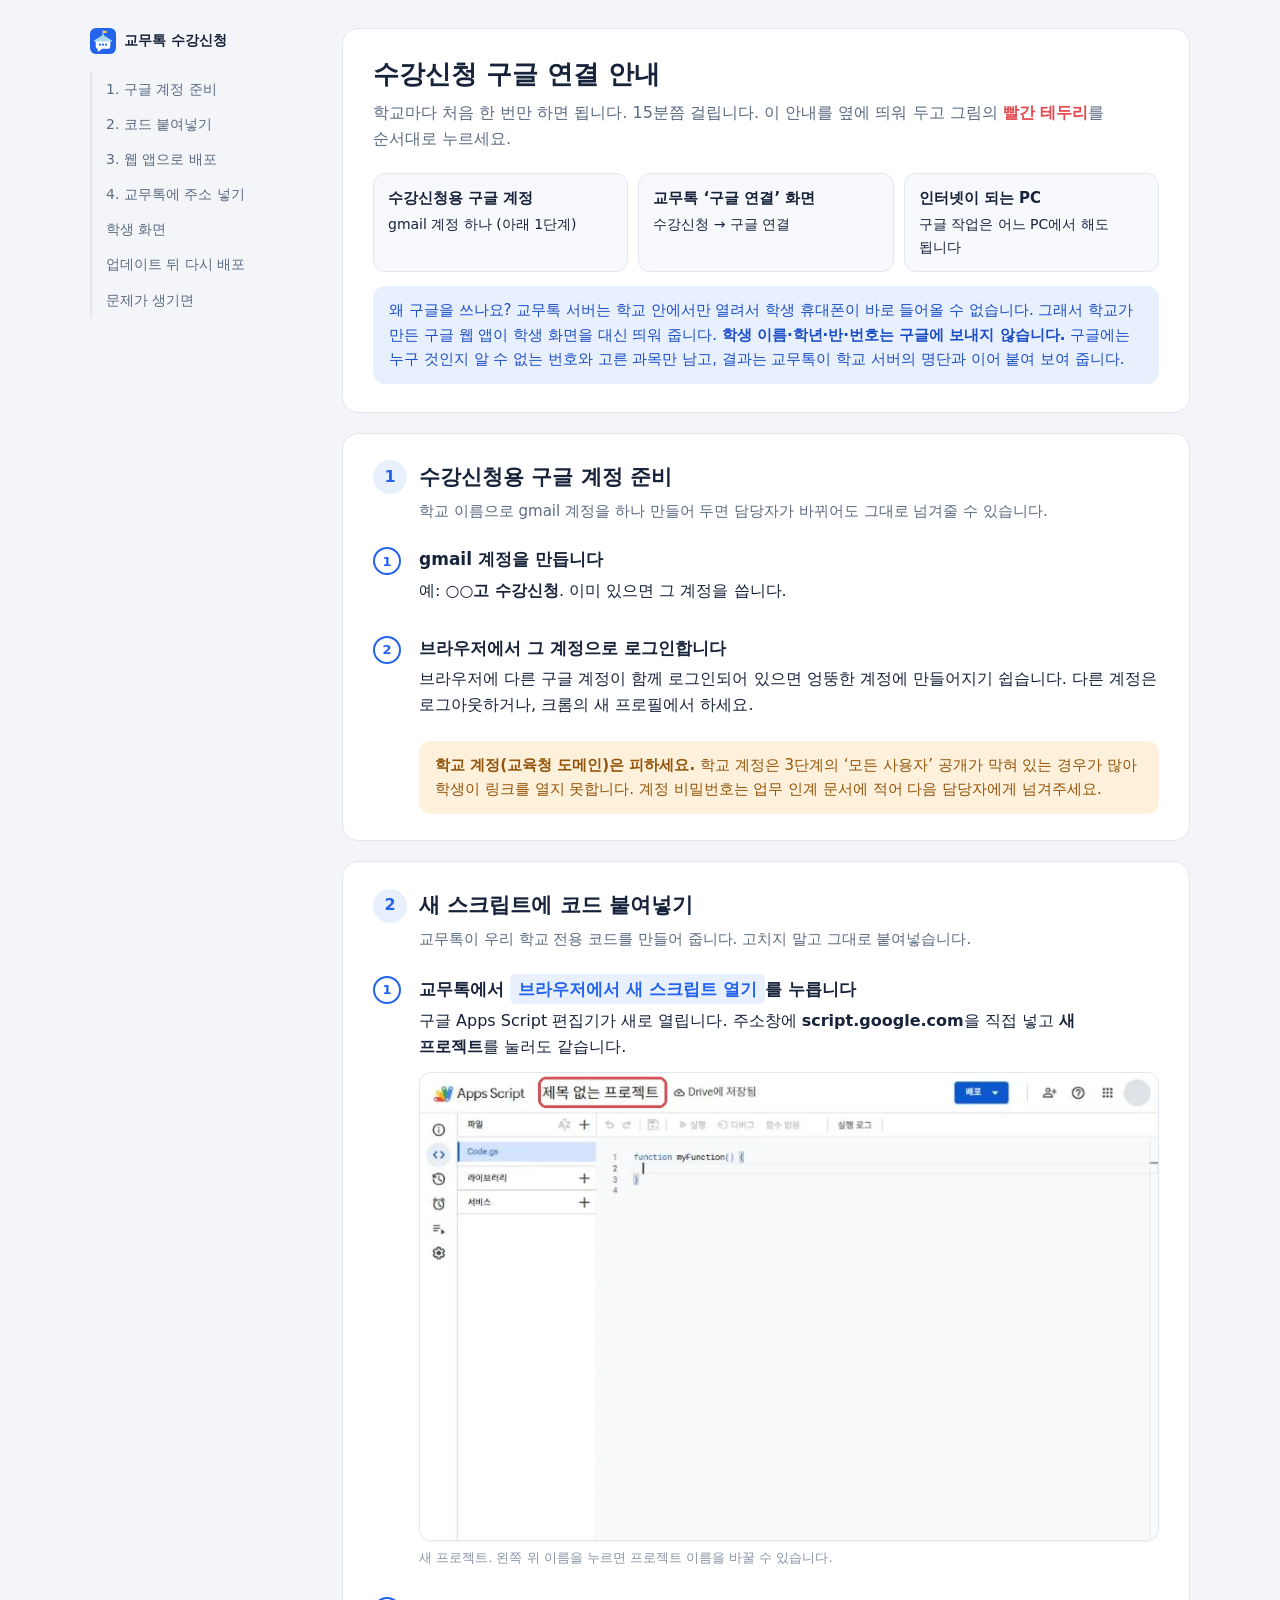
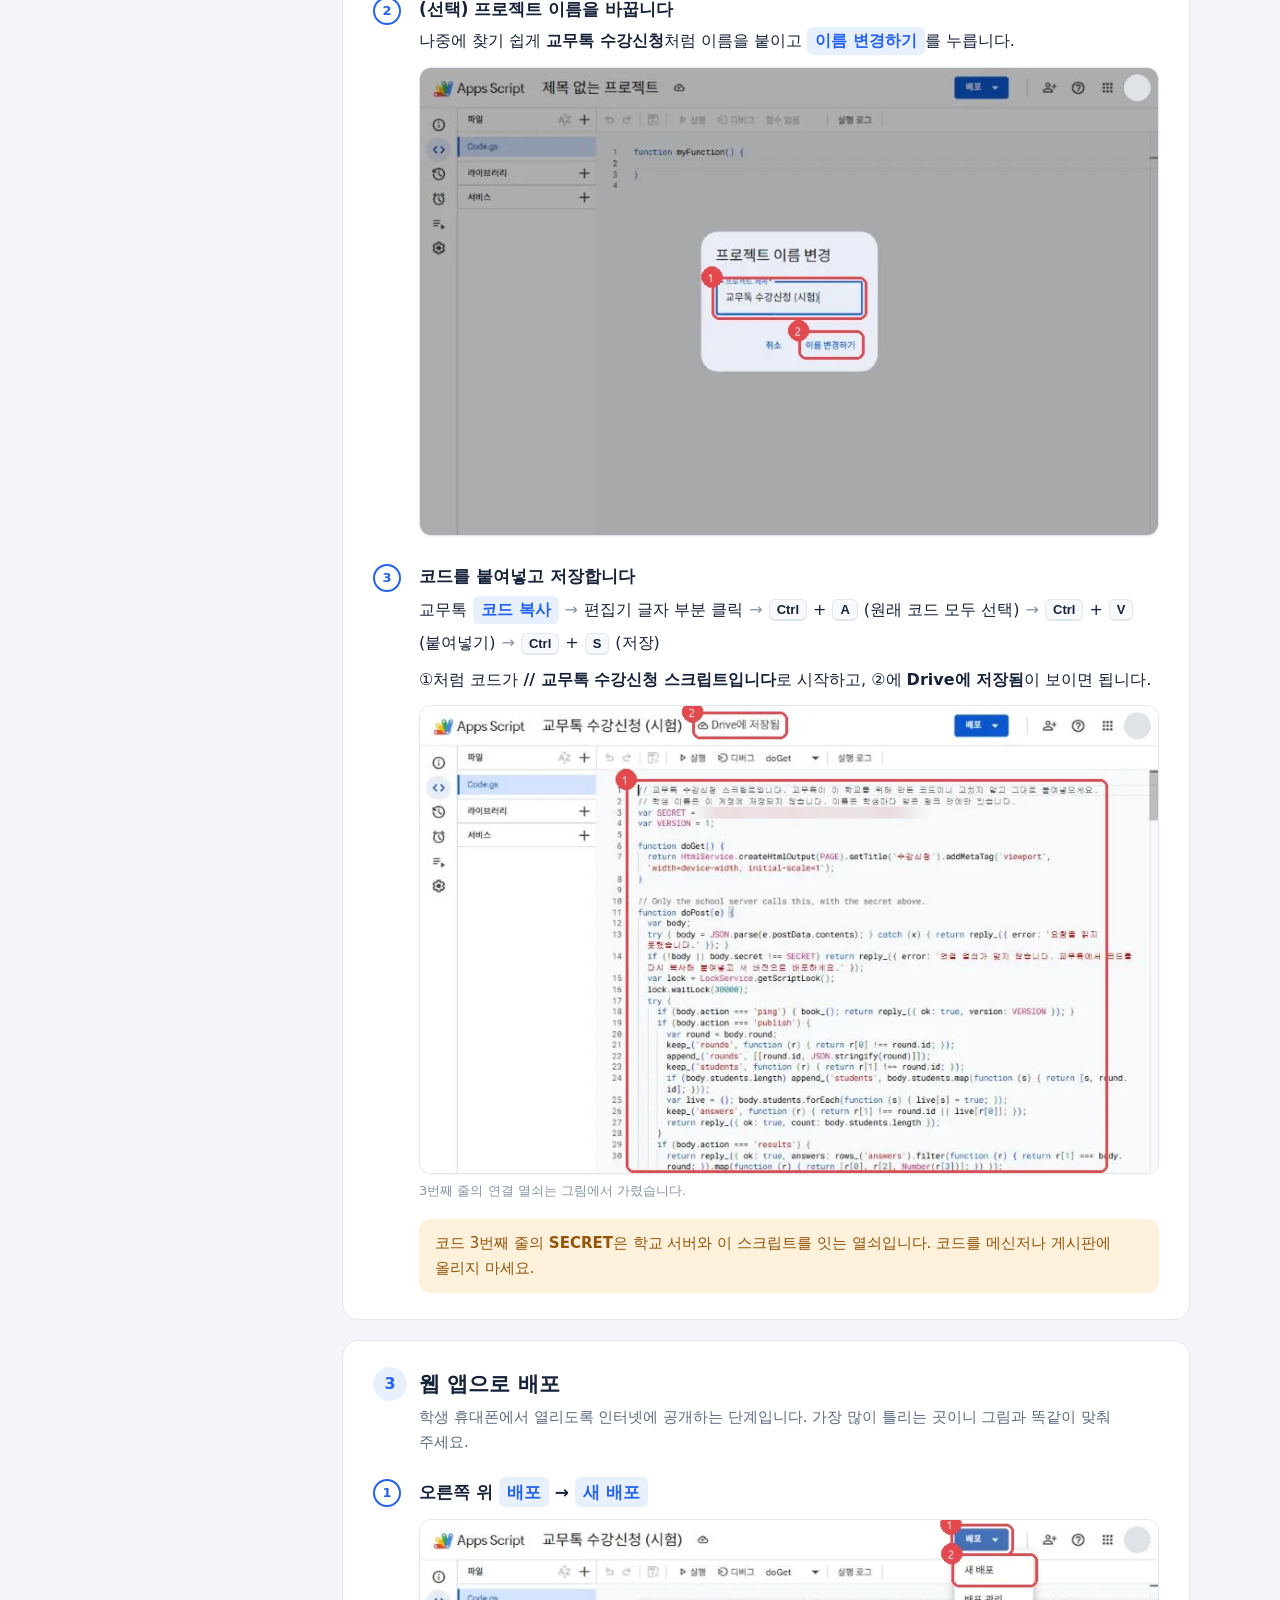
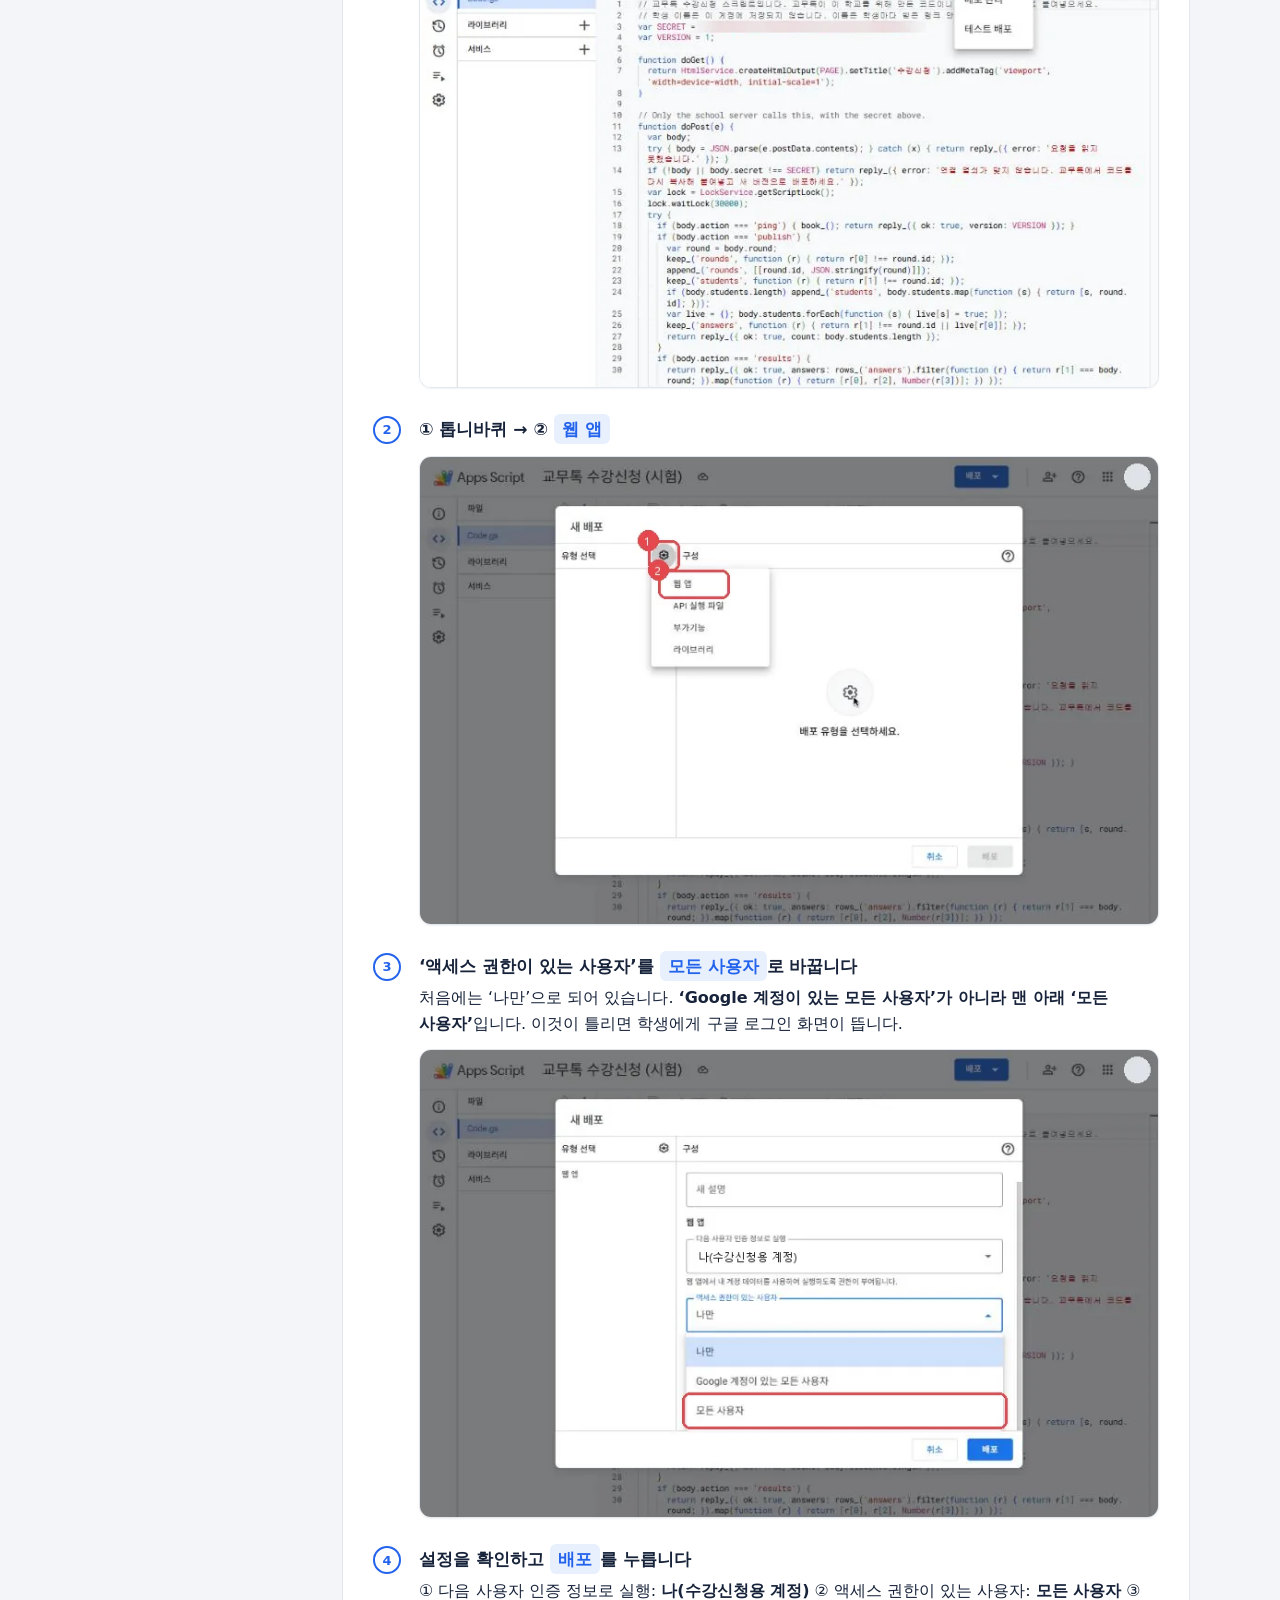
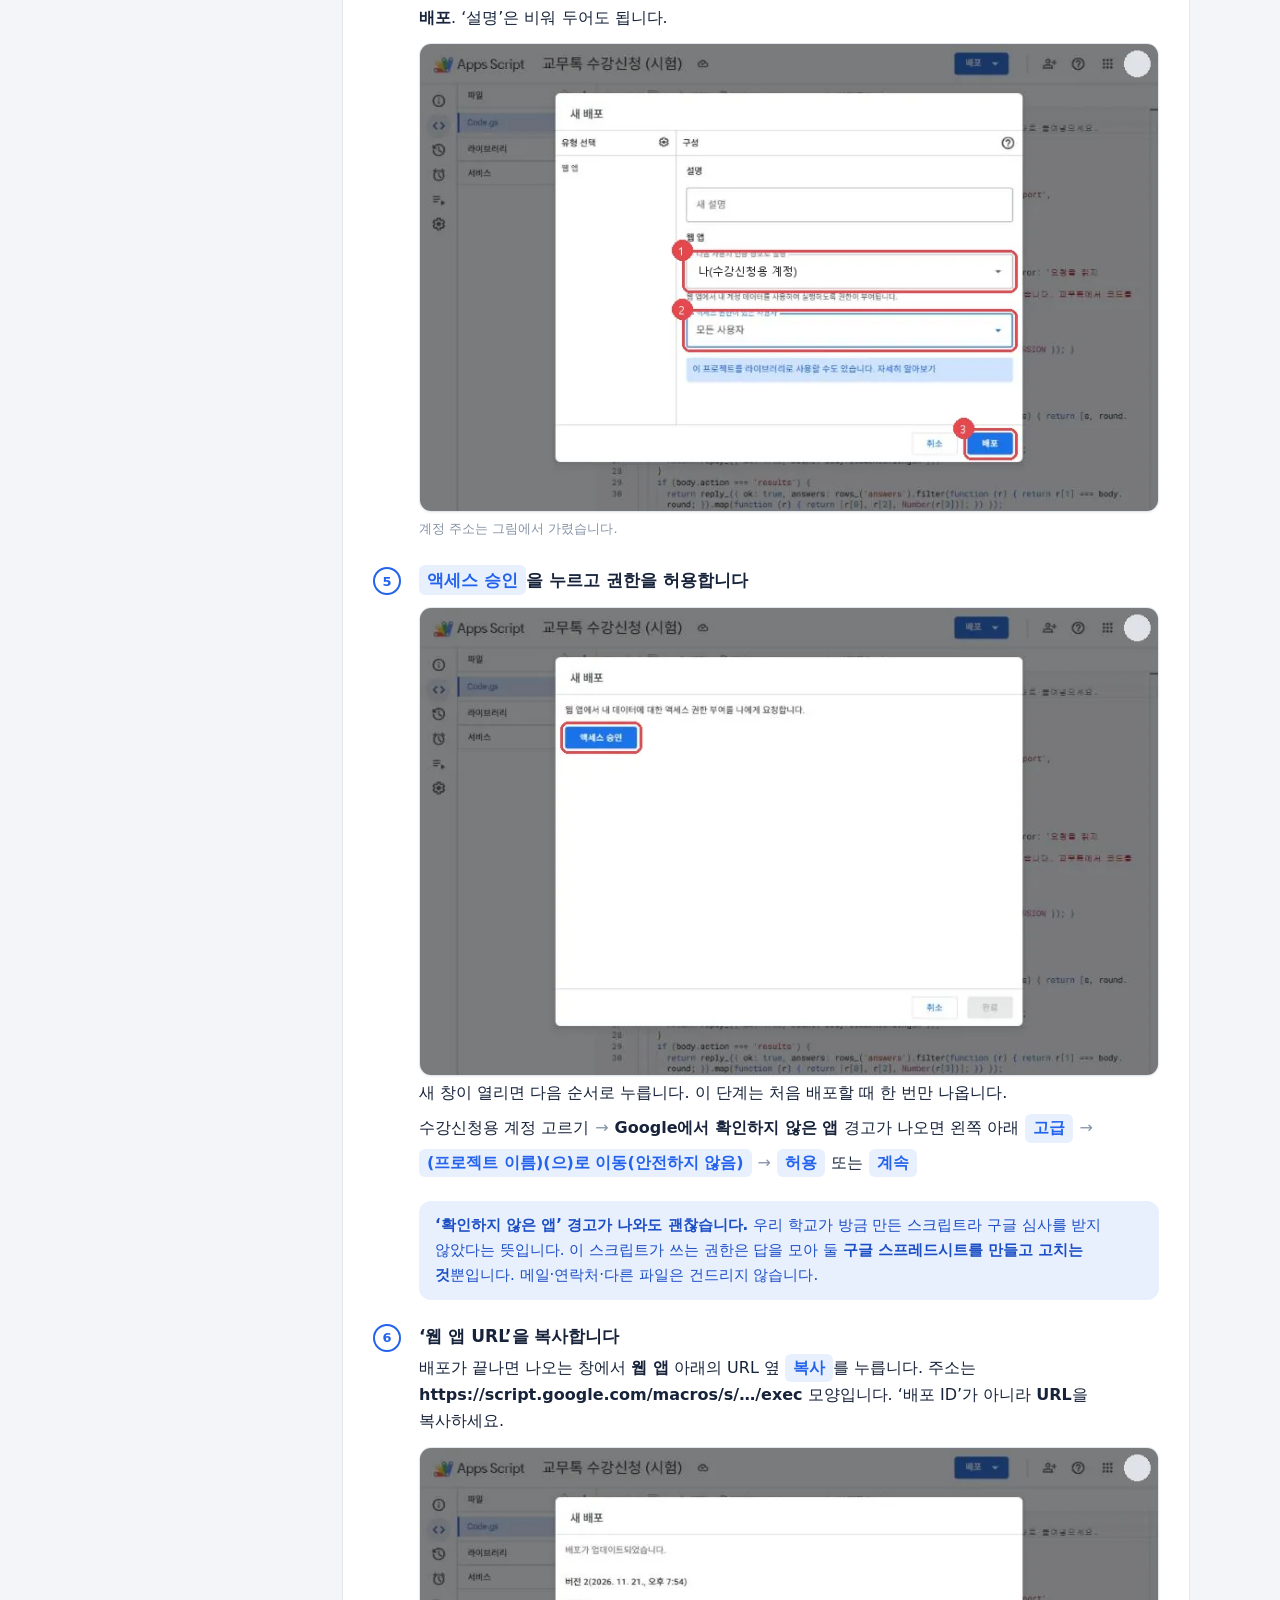
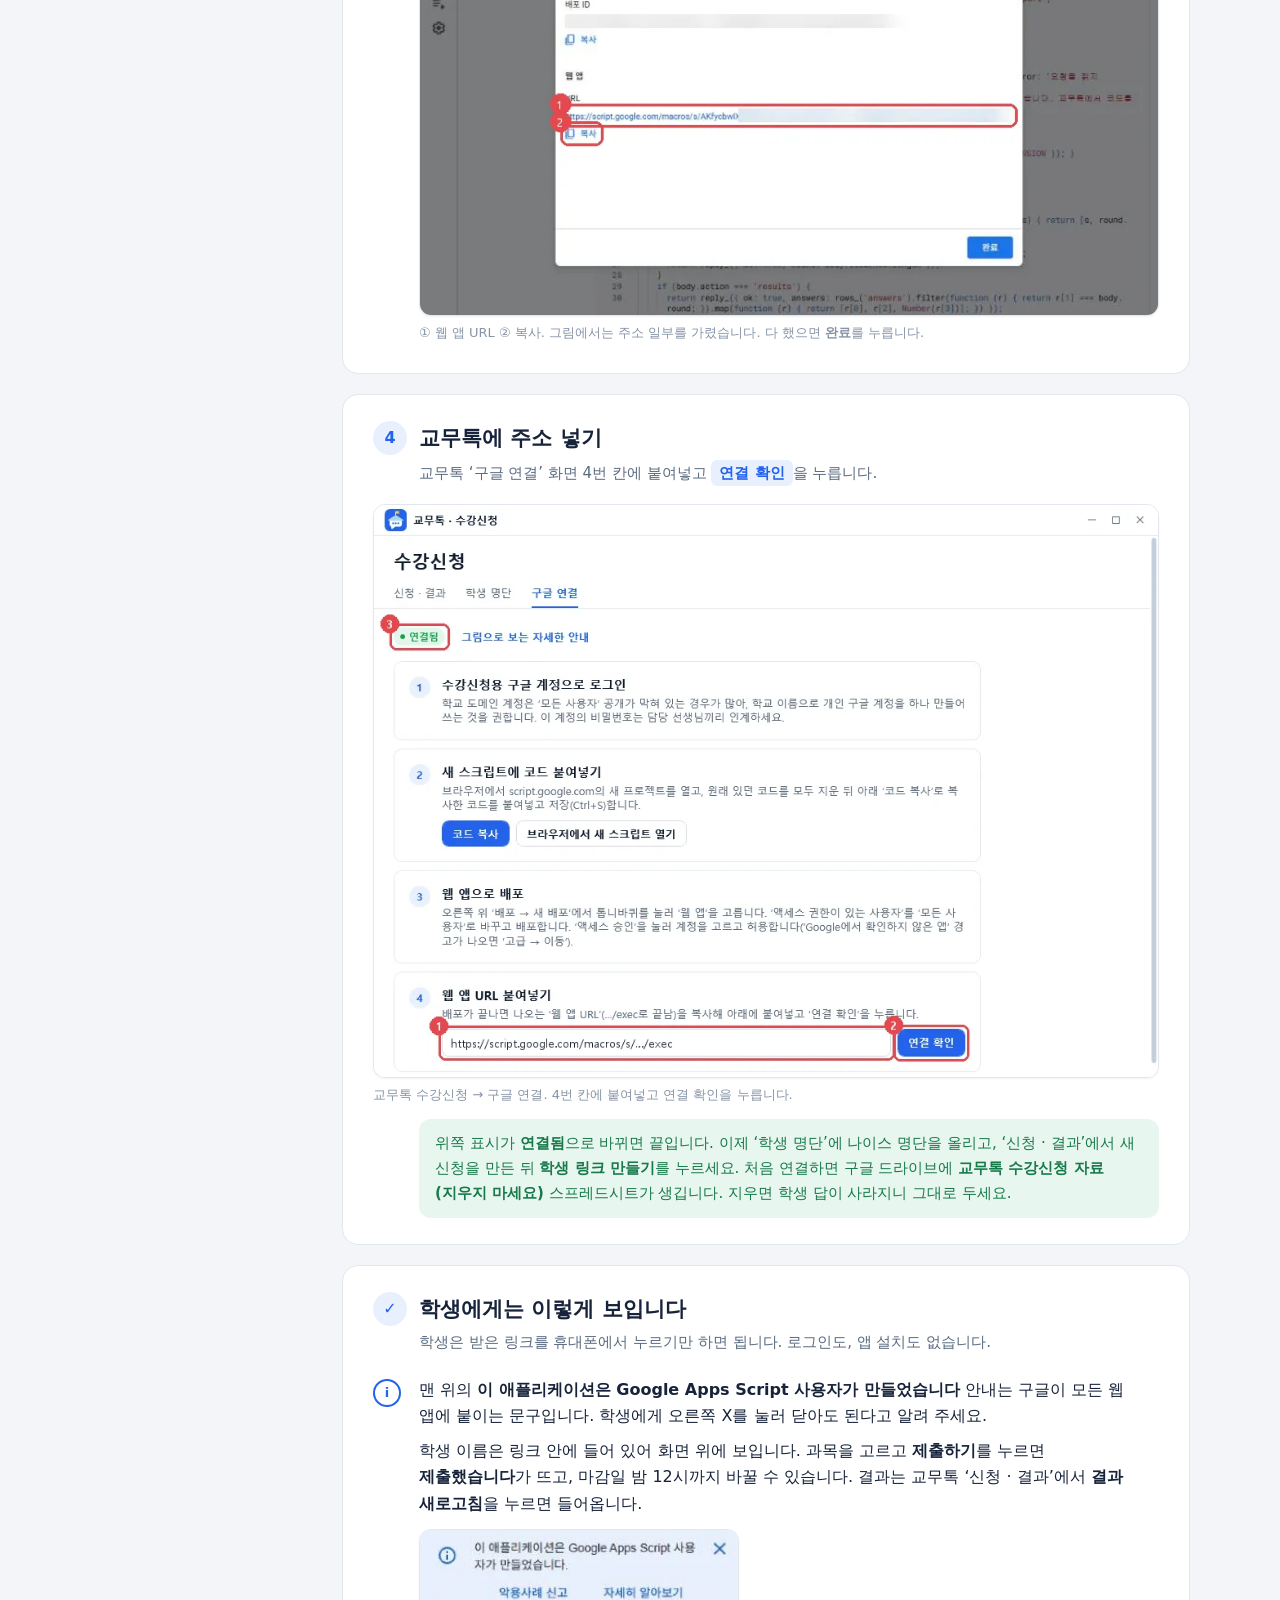
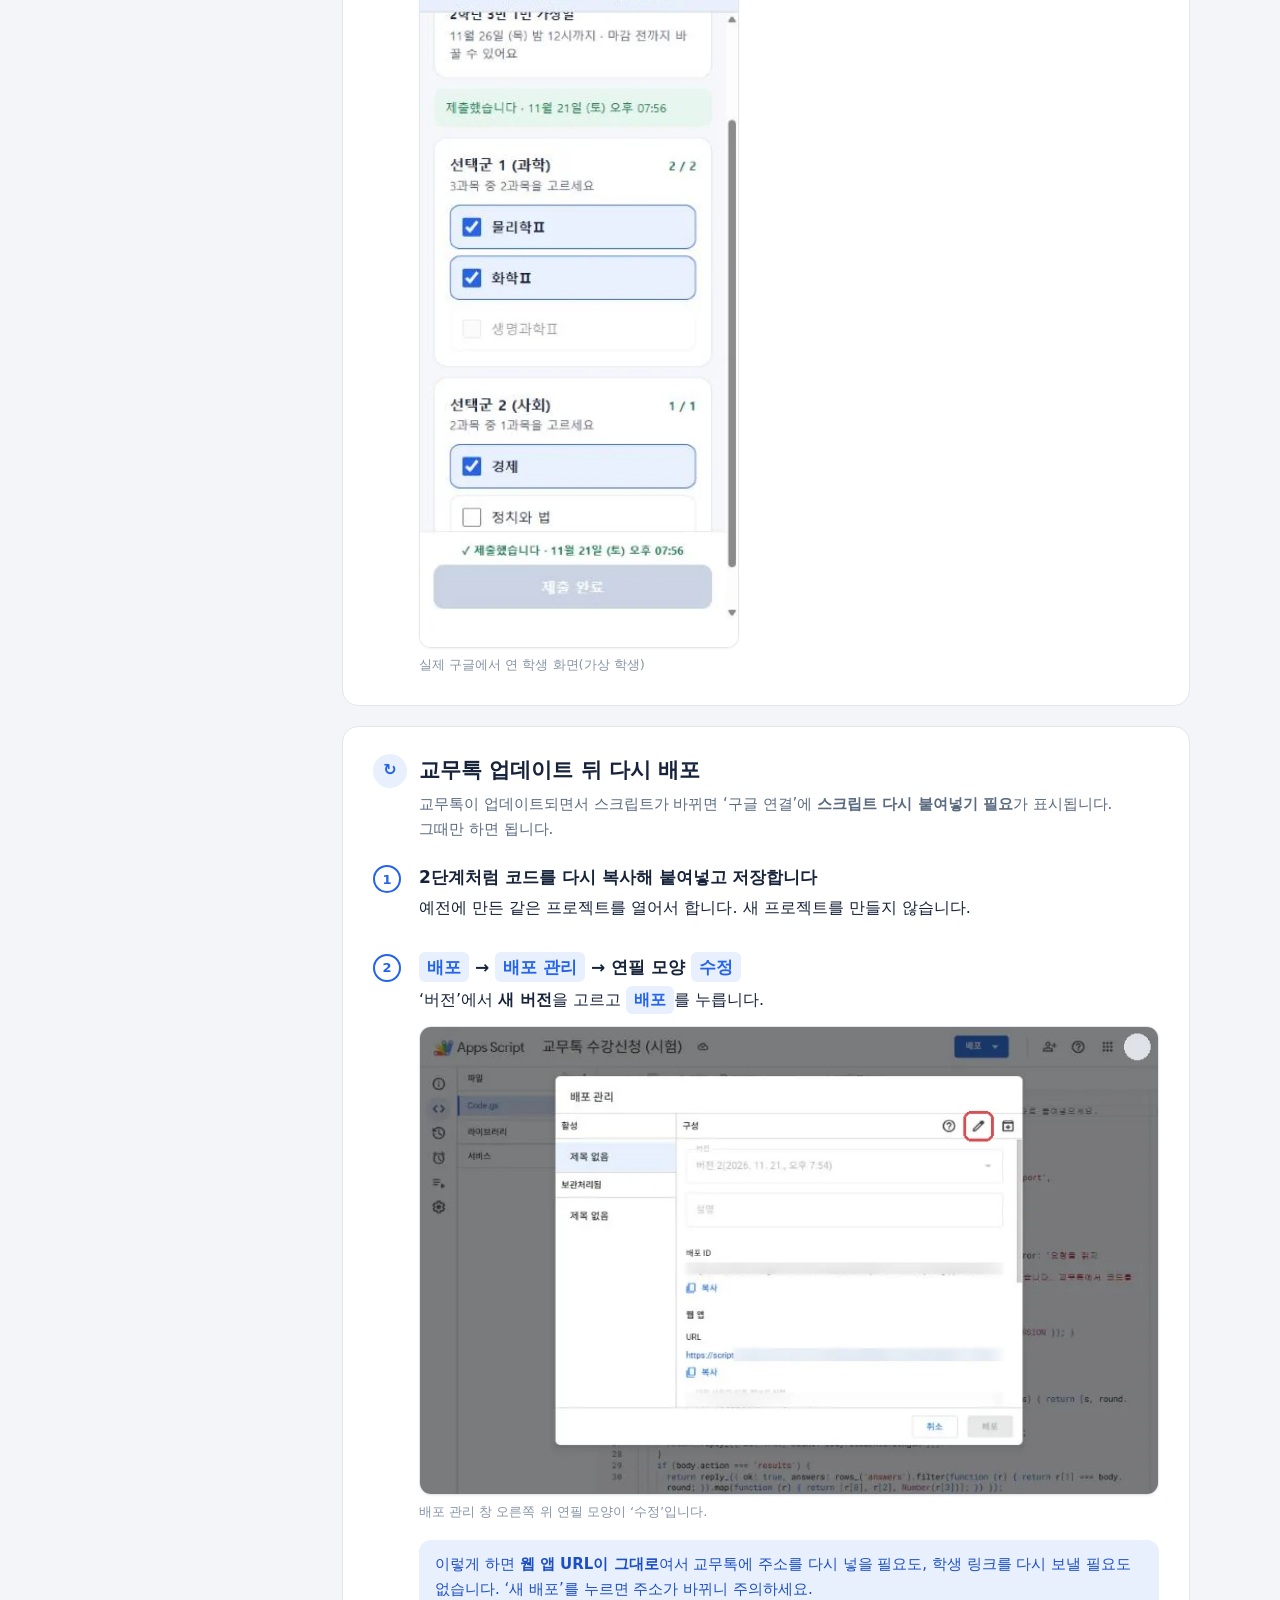
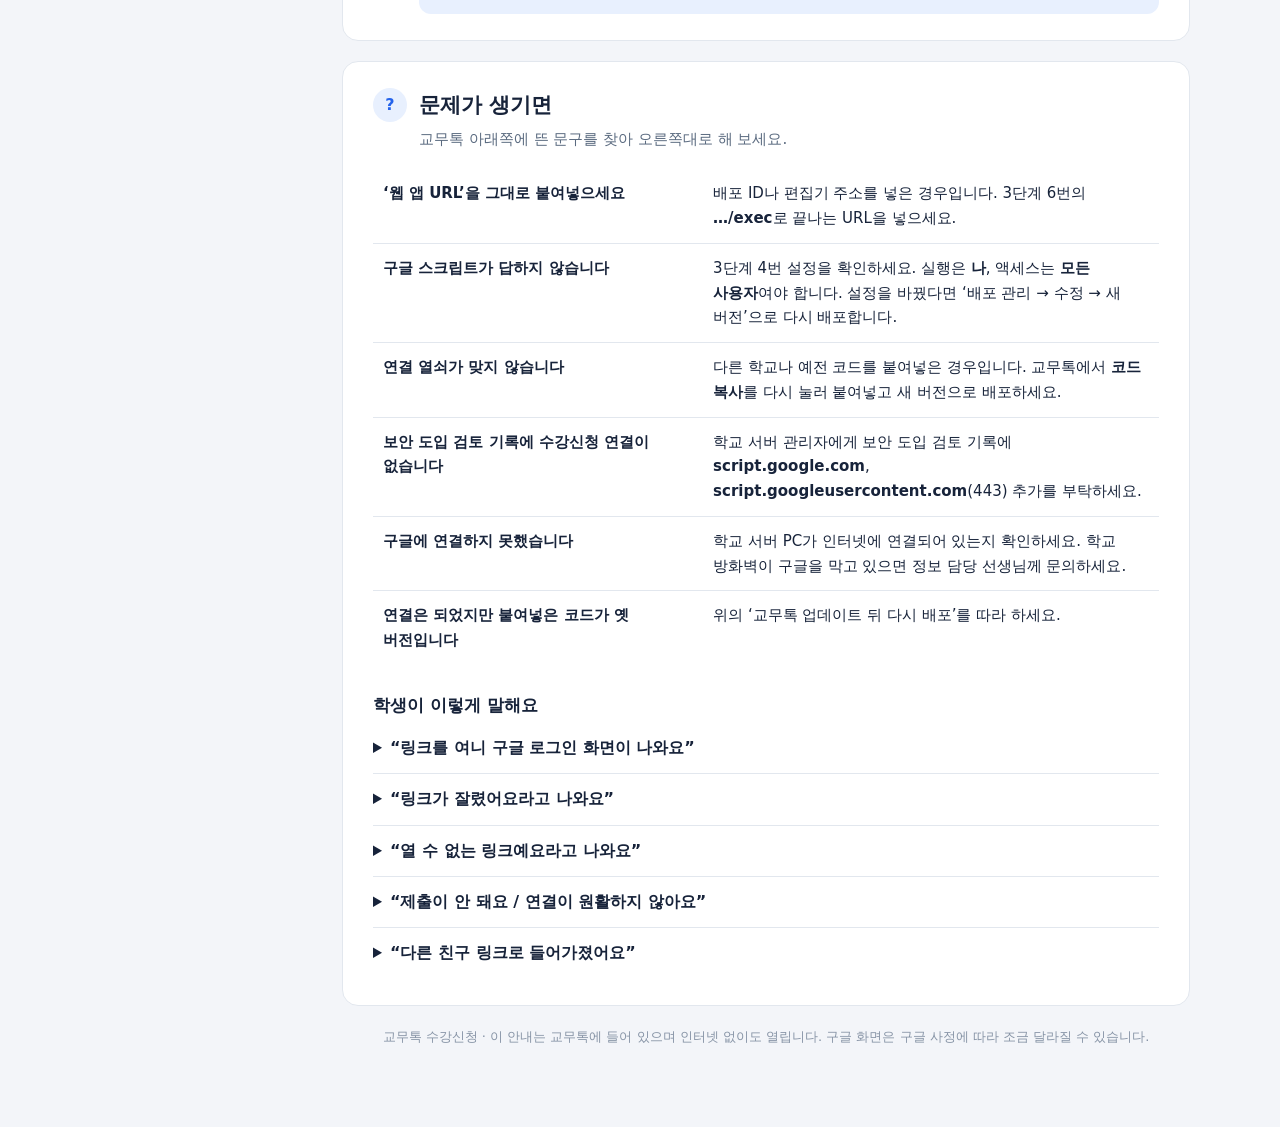
<file: src/SchoolMessenger.Desktop/Guide/course-google.html>
<!doctype html>
<html lang="ko">
<head>
<meta charset="utf-8">
<meta name="viewport" content="width=device-width, initial-scale=1">
<title>수강신청 구글 연결 안내 - 교무톡</title>
<style>
:root{--ink:#17233A;--muted:#5B6B80;--faint:#8794A6;--line:#E2E7EE;--canvas:#F3F5F9;--surface:#fff;--subtle:#F7F9FC;--blue:#2463EB;--pale:#E8F0FE;--ok:#18794A;--ok-tint:#E7F6EE;--warn:#94540A;--warn-tint:#FDF1DB;--mark:#E5484D}
*{box-sizing:border-box}
html{scroll-behavior:smooth;scroll-padding-top:16px}
body{margin:0;background:var(--canvas);color:var(--ink);font:16px/1.65 "Malgun Gothic","Pretendard","Apple SD Gothic Neo",system-ui,sans-serif;word-break:keep-all}
a{color:var(--blue)}
.wrap{max-width:1140px;margin:0 auto;padding:28px 20px 80px;display:grid;grid-template-columns:220px minmax(0,1fr);gap:32px;align-items:start}
nav{position:sticky;top:16px;font-size:14px}
nav .brand{display:flex;align-items:center;gap:8px;font-weight:700;margin-bottom:18px}
nav .brand svg{width:26px;height:26px}
nav ol{list-style:none;margin:0;padding:0;border-left:2px solid var(--line)}
nav li a{display:block;padding:6px 0 6px 14px;margin-left:-2px;border-left:2px solid transparent;color:var(--muted);text-decoration:none}
nav li a:hover{color:var(--blue);border-left-color:var(--blue)}
main{min-width:0}
header{background:var(--surface);border:1px solid var(--line);border-radius:16px;padding:28px 30px;margin-bottom:20px}
h1{font-size:26px;line-height:1.35;margin:0 0 8px}
.lead{color:var(--muted);margin:0}
.ready{display:grid;grid-template-columns:repeat(3,minmax(0,1fr));gap:10px;margin-top:20px}
.ready div{background:var(--subtle);border:1px solid var(--line);border-radius:12px;padding:12px 14px;font-size:14px}
.ready b{display:block;font-size:15px;margin-bottom:2px}
section{background:var(--surface);border:1px solid var(--line);border-radius:16px;padding:26px 30px;margin-bottom:20px}
h2{font-size:21px;margin:0 0 4px;display:flex;align-items:center;gap:12px}
h2 .no{flex:none;width:34px;height:34px;border-radius:50%;background:var(--pale);color:var(--blue);display:grid;place-items:center;font-size:16px}
.sub{color:var(--muted);margin:0 0 18px 46px;font-size:15px}
.step{display:grid;grid-template-columns:46px minmax(0,1fr);margin-top:22px}
.step>span{width:28px;height:28px;border-radius:50%;border:2px solid var(--blue);color:var(--blue);display:grid;place-items:center;font-weight:700;font-size:13px;margin-top:2px}
.step h3{font-size:17px;margin:0 0 4px}
.step p{margin:0 0 8px}
kbd{font:600 13px/1 "Malgun Gothic",sans-serif;background:var(--subtle);border:1px solid var(--line);border-bottom-width:2px;border-radius:6px;padding:3px 7px}
.btn{display:inline-block;font-weight:700;color:var(--blue);background:var(--pale);border-radius:6px;padding:1px 8px;white-space:nowrap}
figure{margin:12px 0 4px}
figure a{display:block;border:1px solid var(--line);border-radius:12px;overflow:hidden;box-shadow:0 1px 2px rgba(23,35,58,.06)}
figure img{display:block;width:100%;height:auto}
figcaption{color:var(--faint);font-size:13px;margin-top:6px}
.note{border-radius:12px;padding:12px 16px;margin:14px 0 0 46px;font-size:15px}
.note.warn{background:var(--warn-tint);color:var(--warn)}
.note.ok{background:var(--ok-tint);color:var(--ok)}
.note.info{background:var(--pale);color:#1D4FC4}
.note b{color:inherit}
.flow{display:flex;flex-wrap:wrap;align-items:center;gap:6px;margin:6px 0 10px}
.flow i{font-style:normal;color:var(--faint)}
table{width:100%;border-collapse:collapse;font-size:15px}
th,td{text-align:left;vertical-align:top;padding:12px 10px;border-top:1px solid var(--line)}
th{width:42%;font-weight:600}
tr:first-child th,tr:first-child td{border-top:0}
details{border-top:1px solid var(--line);padding:12px 0}
details:first-of-type{border-top:0}
summary{cursor:pointer;font-weight:600}
details p{margin:8px 0 0;color:var(--muted)}
footer{color:var(--faint);font-size:13px;text-align:center}
@media (max-width:900px){.wrap{grid-template-columns:1fr}nav{position:static}nav ol{display:none}.ready{grid-template-columns:1fr}.sub,.note{margin-left:0}.step{grid-template-columns:38px minmax(0,1fr)}header,section{padding:22px 18px}}
@media print{nav{display:none}.wrap{display:block}section,header{break-inside:avoid}}
</style>
</head>
<body>
<div class="wrap">
<nav>
 <div class="brand"><svg viewBox="0 0 128 128" aria-hidden="true"><rect width="128" height="128" rx="29" fill="#2463EB"/><path d="M64 36V14" fill="none" stroke="#fff" stroke-width="4" stroke-linecap="round"/><path d="M66 13H85L79.5 19L85 25H66Z" fill="#FFC94A"/><path d="M32 64H96V88Q96 98 86 98H60L42 111V98H42Q32 98 32 88Z" fill="#fff" stroke="#fff" stroke-width="8" stroke-linejoin="round"/><path d="M22 64L64 37L106 64Z" fill="#A9D9EC" stroke="#A9D9EC" stroke-width="6" stroke-linejoin="round"/><circle cx="49" cy="82" r="5.5" fill="#2463EB"/><circle cx="64" cy="82" r="5.5" fill="#2463EB"/><circle cx="79" cy="82" r="5.5" fill="#2463EB"/></svg>교무톡 수강신청</div>
 <ol>
  <li><a href="#s1">1. 구글 계정 준비</a></li>
  <li><a href="#s2">2. 코드 붙여넣기</a></li>
  <li><a href="#s3">3. 웹 앱으로 배포</a></li>
  <li><a href="#s4">4. 교무톡에 주소 넣기</a></li>
  <li><a href="#student">학생 화면</a></li>
  <li><a href="#update">업데이트 뒤 다시 배포</a></li>
  <li><a href="#trouble">문제가 생기면</a></li>
 </ol>
</nav>
<main>
<header>
 <h1>수강신청 구글 연결 안내</h1>
 <p class="lead">학교마다 처음 한 번만 하면 됩니다. 15분쯤 걸립니다. 이 안내를 옆에 띄워 두고 그림의 <b style="color:var(--mark)">빨간 테두리</b>를 순서대로 누르세요.</p>
 <div class="ready">
  <div><b>수강신청용 구글 계정</b>gmail 계정 하나 (아래 1단계)</div>
  <div><b>교무톡 ‘구글 연결’ 화면</b>수강신청 → 구글 연결</div>
  <div><b>인터넷이 되는 PC</b>구글 작업은 어느 PC에서 해도 됩니다</div>
 </div>
 <div class="note info" style="margin-left:0">왜 구글을 쓰나요? 교무톡 서버는 학교 안에서만 열려서 학생 휴대폰이 바로 들어올 수 없습니다. 그래서 학교가 만든 구글 웹 앱이 학생 화면을 대신 띄워 줍니다. <b>학생 이름·학년·반·번호는 구글에 보내지 않습니다.</b> 구글에는 누구 것인지 알 수 없는 번호와 고른 과목만 남고, 결과는 교무톡이 학교 서버의 명단과 이어 붙여 보여 줍니다.</div>
</header>

<section id="s1">
 <h2><span class="no">1</span>수강신청용 구글 계정 준비</h2>
 <p class="sub">학교 이름으로 gmail 계정을 하나 만들어 두면 담당자가 바뀌어도 그대로 넘겨줄 수 있습니다.</p>
 <div class="step"><span>1</span><div>
  <h3>gmail 계정을 만듭니다</h3>
  <p>예: <b>○○고 수강신청</b>. 이미 있으면 그 계정을 씁니다.</p>
 </div></div>
 <div class="step"><span>2</span><div>
  <h3>브라우저에서 그 계정으로 로그인합니다</h3>
  <p>브라우저에 다른 구글 계정이 함께 로그인되어 있으면 엉뚱한 계정에 만들어지기 쉽습니다. 다른 계정은 로그아웃하거나, 크롬의 새 프로필에서 하세요.</p>
 </div></div>
 <div class="note warn"><b>학교 계정(교육청 도메인)은 피하세요.</b> 학교 계정은 3단계의 ‘모든 사용자’ 공개가 막혀 있는 경우가 많아 학생이 링크를 열지 못합니다. 계정 비밀번호는 업무 인계 문서에 적어 다음 담당자에게 넘겨주세요.</div>
</section>

<section id="s2">
 <h2><span class="no">2</span>새 스크립트에 코드 붙여넣기</h2>
 <p class="sub">교무톡이 우리 학교 전용 코드를 만들어 줍니다. 고치지 말고 그대로 붙여넣습니다.</p>
 <div class="step"><span>1</span><div>
  <h3>교무톡에서 <span class="btn">브라우저에서 새 스크립트 열기</span>를 누릅니다</h3>
  <p>구글 Apps Script 편집기가 새로 열립니다. 주소창에 <b>script.google.com</b>을 직접 넣고 <b>새 프로젝트</b>를 눌러도 같습니다.</p>
  <figure><a href="course-google-01-new.webp" target="_blank"><img src="course-google-01-new.webp" alt="새로 열린 Apps Script 편집기" loading="lazy"></a><figcaption>새 프로젝트. 왼쪽 위 이름을 누르면 프로젝트 이름을 바꿀 수 있습니다.</figcaption></figure>
 </div></div>
 <div class="step"><span>2</span><div>
  <h3>(선택) 프로젝트 이름을 바꿉니다</h3>
  <p>나중에 찾기 쉽게 <b>교무톡 수강신청</b>처럼 이름을 붙이고 <span class="btn">이름 변경하기</span>를 누릅니다.</p>
  <figure><a href="course-google-02-rename.webp" target="_blank"><img src="course-google-02-rename.webp" alt="프로젝트 이름 변경 창" loading="lazy"></a></figure>
 </div></div>
 <div class="step"><span>3</span><div>
  <h3>코드를 붙여넣고 저장합니다</h3>
  <div class="flow">교무톡 <span class="btn">코드 복사</span><i>→</i>편집기 글자 부분 클릭<i>→</i><kbd>Ctrl</kbd>+<kbd>A</kbd> (원래 코드 모두 선택)<i>→</i><kbd>Ctrl</kbd>+<kbd>V</kbd> (붙여넣기)<i>→</i><kbd>Ctrl</kbd>+<kbd>S</kbd> (저장)</div>
  <p>①처럼 코드가 <b>// 교무톡 수강신청 스크립트입니다</b>로 시작하고, ②에 <b>Drive에 저장됨</b>이 보이면 됩니다.</p>
  <figure><a href="course-google-03-pasted.webp" target="_blank"><img src="course-google-03-pasted.webp" alt="코드를 붙여넣고 저장한 편집기" loading="lazy"></a><figcaption>3번째 줄의 연결 열쇠는 그림에서 가렸습니다.</figcaption></figure>
 </div></div>
 <div class="note warn">코드 3번째 줄의 <b>SECRET</b>은 학교 서버와 이 스크립트를 잇는 열쇠입니다. 코드를 메신저나 게시판에 올리지 마세요.</div>
</section>

<section id="s3">
 <h2><span class="no">3</span>웹 앱으로 배포</h2>
 <p class="sub">학생 휴대폰에서 열리도록 인터넷에 공개하는 단계입니다. 가장 많이 틀리는 곳이니 그림과 똑같이 맞춰 주세요.</p>
 <div class="step"><span>1</span><div>
  <h3>오른쪽 위 <span class="btn">배포</span> → <span class="btn">새 배포</span></h3>
  <figure><a href="course-google-04-deploy-menu.webp" target="_blank"><img src="course-google-04-deploy-menu.webp" alt="배포 메뉴의 새 배포" loading="lazy"></a></figure>
 </div></div>
 <div class="step"><span>2</span><div>
  <h3>① 톱니바퀴 → ② <span class="btn">웹 앱</span></h3>
  <figure><a href="course-google-05-type.webp" target="_blank"><img src="course-google-05-type.webp" alt="배포 유형에서 웹 앱 고르기" loading="lazy"></a></figure>
 </div></div>
 <div class="step"><span>3</span><div>
  <h3>‘액세스 권한이 있는 사용자’를 <span class="btn">모든 사용자</span>로 바꿉니다</h3>
  <p>처음에는 ‘나만’으로 되어 있습니다. <b>‘Google 계정이 있는 모든 사용자’가 아니라 맨 아래 ‘모든 사용자’</b>입니다. 이것이 틀리면 학생에게 구글 로그인 화면이 뜹니다.</p>
  <figure><a href="course-google-06-access-list.webp" target="_blank"><img src="course-google-06-access-list.webp" alt="액세스 권한 목록에서 모든 사용자 고르기" loading="lazy"></a></figure>
 </div></div>
 <div class="step"><span>4</span><div>
  <h3>설정을 확인하고 <span class="btn">배포</span>를 누릅니다</h3>
  <p>① 다음 사용자 인증 정보로 실행: <b>나(수강신청용 계정)</b> ② 액세스 권한이 있는 사용자: <b>모든 사용자</b> ③ <b>배포</b>. ‘설명’은 비워 두어도 됩니다.</p>
  <figure><a href="course-google-07-settings.webp" target="_blank"><img src="course-google-07-settings.webp" alt="웹 앱 배포 설정" loading="lazy"></a><figcaption>계정 주소는 그림에서 가렸습니다.</figcaption></figure>
 </div></div>
 <div class="step"><span>5</span><div>
  <h3><span class="btn">액세스 승인</span>을 누르고 권한을 허용합니다</h3>
  <figure><a href="course-google-08-approve.webp" target="_blank"><img src="course-google-08-approve.webp" alt="액세스 승인 버튼" loading="lazy"></a></figure>
  <p>새 창이 열리면 다음 순서로 누릅니다. 이 단계는 처음 배포할 때 한 번만 나옵니다.</p>
  <div class="flow">수강신청용 계정 고르기<i>→</i><b>Google에서 확인하지 않은 앱</b> 경고가 나오면 왼쪽 아래 <span class="btn">고급</span><i>→</i><span class="btn">(프로젝트 이름)(으)로 이동(안전하지 않음)</span><i>→</i><span class="btn">허용</span> 또는 <span class="btn">계속</span></div>
 </div></div>
 <div class="note info"><b>‘확인하지 않은 앱’ 경고가 나와도 괜찮습니다.</b> 우리 학교가 방금 만든 스크립트라 구글 심사를 받지 않았다는 뜻입니다. 이 스크립트가 쓰는 권한은 답을 모아 둘 <b>구글 스프레드시트를 만들고 고치는 것</b>뿐입니다. 메일·연락처·다른 파일은 건드리지 않습니다.</div>
 <div class="step"><span>6</span><div>
  <h3>‘웹 앱 URL’을 복사합니다</h3>
  <p>배포가 끝나면 나오는 창에서 <b>웹 앱</b> 아래의 URL 옆 <span class="btn">복사</span>를 누릅니다. 주소는 <b>https://script.google.com/macros/s/…/exec</b> 모양입니다. ‘배포 ID’가 아니라 <b>URL</b>을 복사하세요.</p>
  <figure><a href="course-google-09-done.webp" target="_blank"><img src="course-google-09-done.webp" alt="배포 완료 창의 웹 앱 URL" loading="lazy"></a><figcaption>① 웹 앱 URL ② 복사. 그림에서는 주소 일부를 가렸습니다. 다 했으면 <b>완료</b>를 누릅니다.</figcaption></figure>
 </div></div>
</section>

<section id="s4">
 <h2><span class="no">4</span>교무톡에 주소 넣기</h2>
 <p class="sub">교무톡 ‘구글 연결’ 화면 4번 칸에 붙여넣고 <span class="btn">연결 확인</span>을 누릅니다.</p>
 <figure><a href="course-google-12-connect.webp" target="_blank"><img src="course-google-12-connect.webp" alt="교무톡 구글 연결 화면" loading="lazy"></a><figcaption>교무톡 수강신청 → 구글 연결. 4번 칸에 붙여넣고 연결 확인을 누릅니다.</figcaption></figure>
 <div class="note ok">위쪽 표시가 <b>연결됨</b>으로 바뀌면 끝입니다. 이제 ‘학생 명단’에 나이스 명단을 올리고, ‘신청 · 결과’에서 새 신청을 만든 뒤 <b>학생 링크 만들기</b>를 누르세요. 처음 연결하면 구글 드라이브에 <b>교무톡 수강신청 자료 (지우지 마세요)</b> 스프레드시트가 생깁니다. 지우면 학생 답이 사라지니 그대로 두세요.</div>
</section>

<section id="student">
 <h2><span class="no">✓</span>학생에게는 이렇게 보입니다</h2>
 <p class="sub">학생은 받은 링크를 휴대폰에서 누르기만 하면 됩니다. 로그인도, 앱 설치도 없습니다.</p>
 <div class="step"><span>i</span><div>
  <p>맨 위의 <b>이 애플리케이션은 Google Apps Script 사용자가 만들었습니다</b> 안내는 구글이 모든 웹 앱에 붙이는 문구입니다. 학생에게 오른쪽 X를 눌러 닫아도 된다고 알려 주세요.</p>
  <p>학생 이름은 링크 안에 들어 있어 화면 위에 보입니다. 과목을 고르고 <b>제출하기</b>를 누르면 <b>제출했습니다</b>가 뜨고, 마감일 밤 12시까지 바꿀 수 있습니다. 결과는 교무톡 ‘신청 · 결과’에서 <b>결과 새로고침</b>을 누르면 들어옵니다.</p>
  <figure style="max-width:320px"><a href="course-google-11-student.webp" target="_blank"><img src="course-google-11-student.webp" alt="학생 휴대폰 화면, 제출을 마친 모습" loading="lazy"></a><figcaption>실제 구글에서 연 학생 화면(가상 학생)</figcaption></figure>
 </div></div>
</section>

<section id="update">
 <h2><span class="no">↻</span>교무톡 업데이트 뒤 다시 배포</h2>
 <p class="sub">교무톡이 업데이트되면서 스크립트가 바뀌면 ‘구글 연결’에 <b>스크립트 다시 붙여넣기 필요</b>가 표시됩니다. 그때만 하면 됩니다.</p>
 <div class="step"><span>1</span><div><h3>2단계처럼 코드를 다시 복사해 붙여넣고 저장합니다</h3><p>예전에 만든 같은 프로젝트를 열어서 합니다. 새 프로젝트를 만들지 않습니다.</p></div></div>
 <div class="step"><span>2</span><div><h3><span class="btn">배포</span> → <span class="btn">배포 관리</span> → 연필 모양 <span class="btn">수정</span></h3><p>‘버전’에서 <b>새 버전</b>을 고르고 <span class="btn">배포</span>를 누릅니다.</p>
  <figure><a href="course-google-10-manage.webp" target="_blank"><img src="course-google-10-manage.webp" alt="배포 관리의 수정 버튼" loading="lazy"></a><figcaption>배포 관리 창 오른쪽 위 연필 모양이 ‘수정’입니다.</figcaption></figure>
 </div></div>
 <div class="note info">이렇게 하면 <b>웹 앱 URL이 그대로</b>여서 교무톡에 주소를 다시 넣을 필요도, 학생 링크를 다시 보낼 필요도 없습니다. ‘새 배포’를 누르면 주소가 바뀌니 주의하세요.</div>
</section>

<section id="trouble">
 <h2><span class="no">?</span>문제가 생기면</h2>
 <p class="sub">교무톡 아래쪽에 뜬 문구를 찾아 오른쪽대로 해 보세요.</p>
 <table>
  <tr><th>‘웹 앱 URL’을 그대로 붙여넣으세요</th><td>배포 ID나 편집기 주소를 넣은 경우입니다. 3단계 6번의 <b>…/exec</b>로 끝나는 URL을 넣으세요.</td></tr>
  <tr><th>구글 스크립트가 답하지 않습니다</th><td>3단계 4번 설정을 확인하세요. 실행은 <b>나</b>, 액세스는 <b>모든 사용자</b>여야 합니다. 설정을 바꿨다면 ‘배포 관리 → 수정 → 새 버전’으로 다시 배포합니다.</td></tr>
  <tr><th>연결 열쇠가 맞지 않습니다</th><td>다른 학교나 예전 코드를 붙여넣은 경우입니다. 교무톡에서 <b>코드 복사</b>를 다시 눌러 붙여넣고 새 버전으로 배포하세요.</td></tr>
  <tr><th>보안 도입 검토 기록에 수강신청 연결이 없습니다</th><td>학교 서버 관리자에게 보안 도입 검토 기록에 <b>script.google.com</b>, <b>script.googleusercontent.com</b>(443) 추가를 부탁하세요.</td></tr>
  <tr><th>구글에 연결하지 못했습니다</th><td>학교 서버 PC가 인터넷에 연결되어 있는지 확인하세요. 학교 방화벽이 구글을 막고 있으면 정보 담당 선생님께 문의하세요.</td></tr>
  <tr><th>연결은 되었지만 붙여넣은 코드가 옛 버전입니다</th><td>위의 ‘교무톡 업데이트 뒤 다시 배포’를 따라 하세요.</td></tr>
 </table>
 <h3 style="margin:26px 0 4px;font-size:17px">학생이 이렇게 말해요</h3>
 <details><summary>“링크를 여니 구글 로그인 화면이 나와요”</summary><p>액세스 권한이 ‘모든 사용자’가 아닙니다. 3단계 3번을 확인하고 ‘배포 관리 → 수정 → 새 버전’으로 다시 배포하세요.</p></details>
 <details><summary>“링크가 잘렸어요라고 나와요”</summary><p>링크 뒷부분(# 뒤)이 메신저에서 잘렸습니다. ‘링크 목록 저장’ 파일에서 그 학생 링크를 처음부터 끝까지 다시 복사해 보내 주세요.</p></details>
 <details><summary>“열 수 없는 링크예요라고 나와요”</summary><p>신청이 지워졌거나 그 학생이 명단에서 빠진 경우입니다. 명단을 확인하고, 필요하면 학생을 다시 넣은 뒤 ‘링크 목록 저장’으로 새 링크를 보내세요.</p></details>
 <details><summary>“제출이 안 돼요 / 연결이 원활하지 않아요”</summary><p>한꺼번에 많은 학생이 제출하면 구글이 잠깐 몰릴 수 있습니다. 화면이 알아서 몇 번 다시 시도합니다. 전교생이 한꺼번에 하기보다 반별로 시간을 나눠 안내하면 좋습니다.</p></details>
 <details><summary>“다른 친구 링크로 들어가졌어요”</summary><p>링크는 학생마다 다르고, 링크를 가진 사람은 그 학생 이름으로 제출할 수 있습니다. 링크 목록 파일을 단체방에 올리지 말고 학생에게 하나씩 보내 주세요.</p></details>
</section>
<footer>교무톡 수강신청 · 이 안내는 교무톡에 들어 있으며 인터넷 없이도 열립니다. 구글 화면은 구글 사정에 따라 조금 달라질 수 있습니다.</footer>
</main>
</div>
</body>
</html>
</file>
